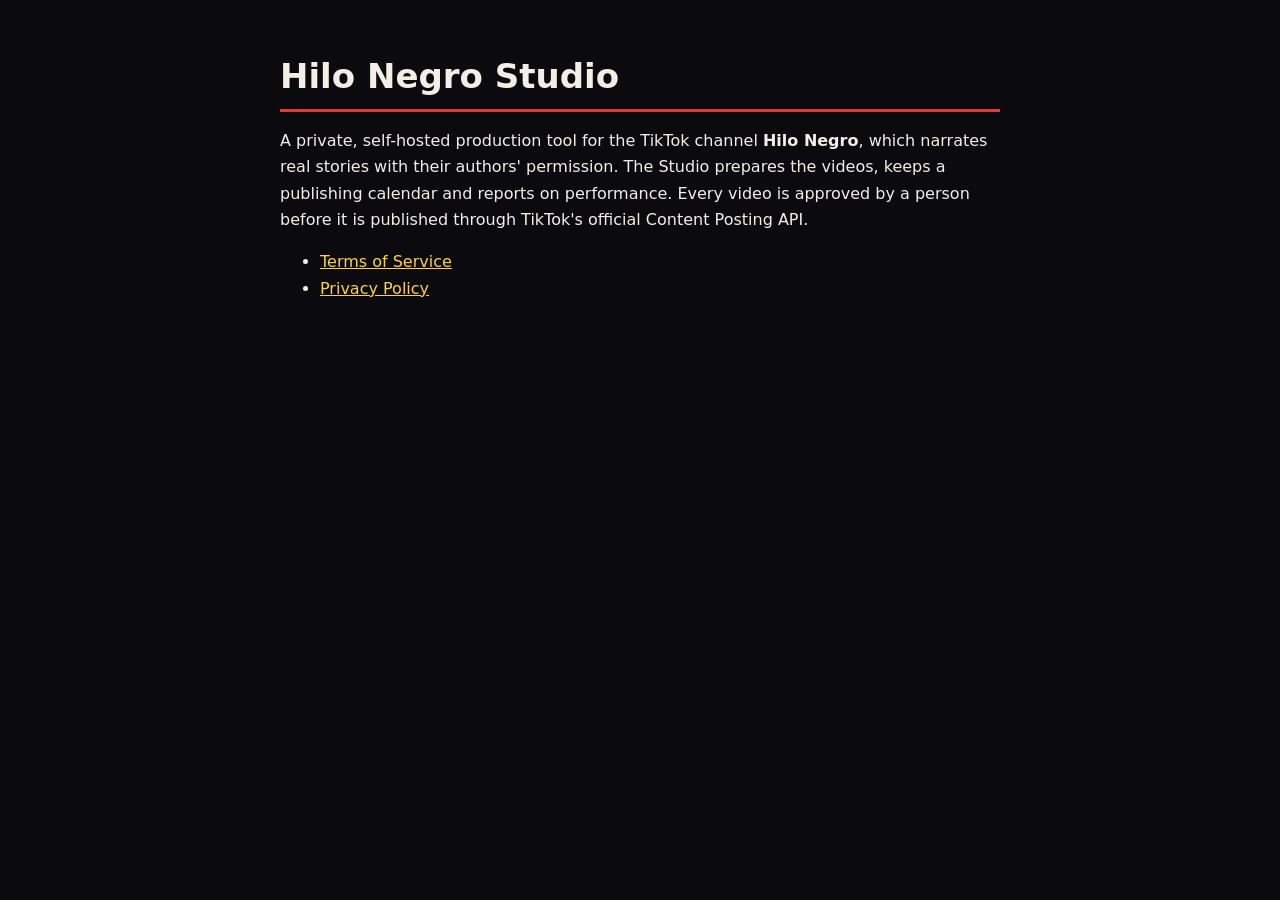
<file: index.html>
<!doctype html>
<html lang="en">
<head>
<meta charset="utf-8">
<meta name="viewport" content="width=device-width, initial-scale=1">
<title>Hilo Negro Studio</title>
<link rel="stylesheet" href="style.css">
</head>
<body>
<main>
<h1>Hilo Negro Studio</h1>
<p>A private, self-hosted production tool for the TikTok channel <strong>Hilo Negro</strong>, which narrates
real stories with their authors' permission. The Studio prepares the videos, keeps a publishing calendar and
reports on performance. Every video is approved by a person before it is published through TikTok's official
Content Posting API.</p>
<ul>
<li><a href="terms.html">Terms of Service</a></li>
<li><a href="privacy.html">Privacy Policy</a></li>
</ul>
</main>
</body>
</html>
</file>
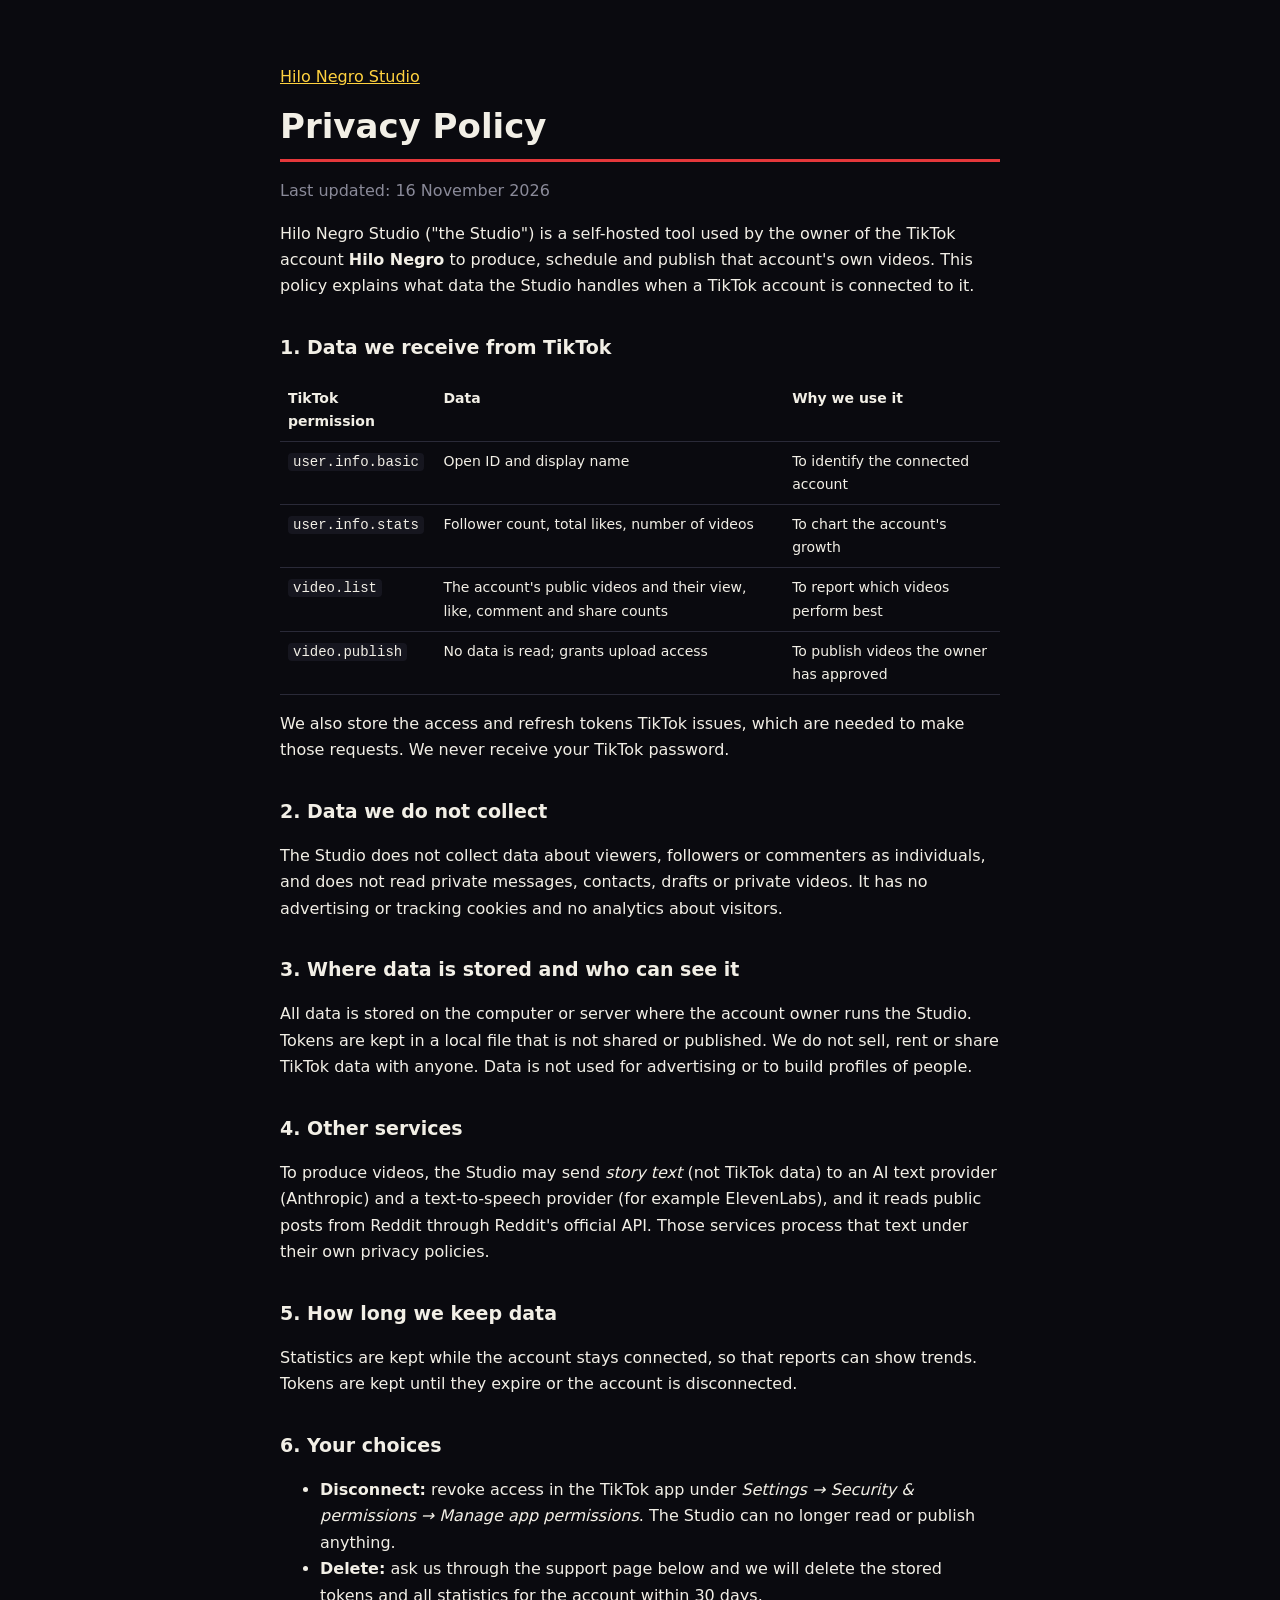
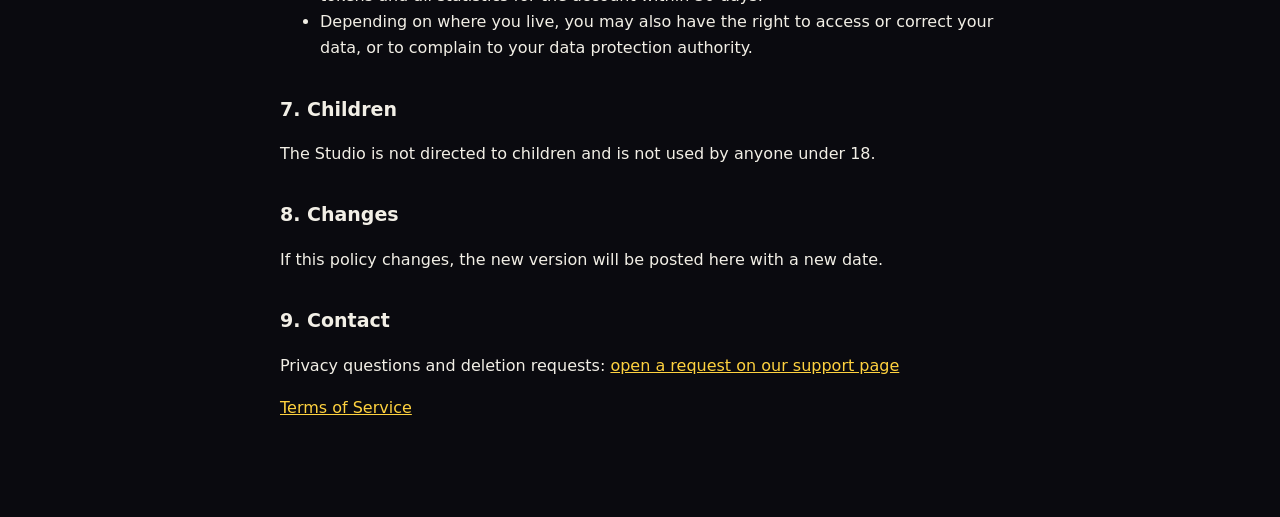
<file: privacy.html>
<!doctype html>
<html lang="en">
<head>
<meta charset="utf-8">
<meta name="viewport" content="width=device-width, initial-scale=1">
<title>Privacy Policy · Hilo Negro Studio</title>
<link rel="stylesheet" href="style.css">
</head>
<body>
<main>
<p><a href="index.html">Hilo Negro Studio</a></p>
<h1>Privacy Policy</h1>
<p class="muted">Last updated: 16 November 2026</p>

<p>Hilo Negro Studio ("the Studio") is a self-hosted tool used by the owner of the TikTok account
<strong>Hilo Negro</strong> to produce, schedule and publish that account's own videos. This policy explains
what data the Studio handles when a TikTok account is connected to it.</p>

<h2>1. Data we receive from TikTok</h2>
<table>
<tr><th>TikTok permission</th><th>Data</th><th>Why we use it</th></tr>
<tr><td><code>user.info.basic</code></td><td>Open ID and display name</td><td>To identify the connected account</td></tr>
<tr><td><code>user.info.stats</code></td><td>Follower count, total likes, number of videos</td><td>To chart the account's growth</td></tr>
<tr><td><code>video.list</code></td><td>The account's public videos and their view, like, comment and share counts</td><td>To report which videos perform best</td></tr>
<tr><td><code>video.publish</code></td><td>No data is read; grants upload access</td><td>To publish videos the owner has approved</td></tr>
</table>
<p>We also store the access and refresh tokens TikTok issues, which are needed to make those requests.
We never receive your TikTok password.</p>

<h2>2. Data we do not collect</h2>
<p>The Studio does not collect data about viewers, followers or commenters as individuals, and does not read
private messages, contacts, drafts or private videos. It has no advertising or tracking cookies and no
analytics about visitors.</p>

<h2>3. Where data is stored and who can see it</h2>
<p>All data is stored on the computer or server where the account owner runs the Studio. Tokens are kept in
a local file that is not shared or published. We do not sell, rent or share TikTok data with anyone.
Data is not used for advertising or to build profiles of people.</p>

<h2>4. Other services</h2>
<p>To produce videos, the Studio may send <em>story text</em> (not TikTok data) to an AI text provider
(Anthropic) and a text-to-speech provider (for example ElevenLabs), and it reads public posts from Reddit
through Reddit's official API. Those services process that text under their own privacy policies.</p>

<h2>5. How long we keep data</h2>
<p>Statistics are kept while the account stays connected, so that reports can show trends. Tokens are kept
until they expire or the account is disconnected.</p>

<h2>6. Your choices</h2>
<ul>
<li><strong>Disconnect:</strong> revoke access in the TikTok app under
<em>Settings → Security &amp; permissions → Manage app permissions</em>. The Studio can no longer read or
publish anything.</li>
<li><strong>Delete:</strong> ask us through the support page below and we will delete the stored tokens and all
statistics for the account within 30 days.</li>
<li>Depending on where you live, you may also have the right to access or correct your data, or to complain
to your data protection authority.</li>
</ul>

<h2>7. Children</h2>
<p>The Studio is not directed to children and is not used by anyone under 18.</p>

<h2>8. Changes</h2>
<p>If this policy changes, the new version will be posted here with a new date.</p>

<h2>9. Contact</h2>
<p>Privacy questions and deletion requests: <a href="https://github.com/youriptuip-maker/hilo-negro-legal/issues">open a request on our support page</a></p>
<p><a href="terms.html">Terms of Service</a></p>
</main>
</body>
</html>
</file>
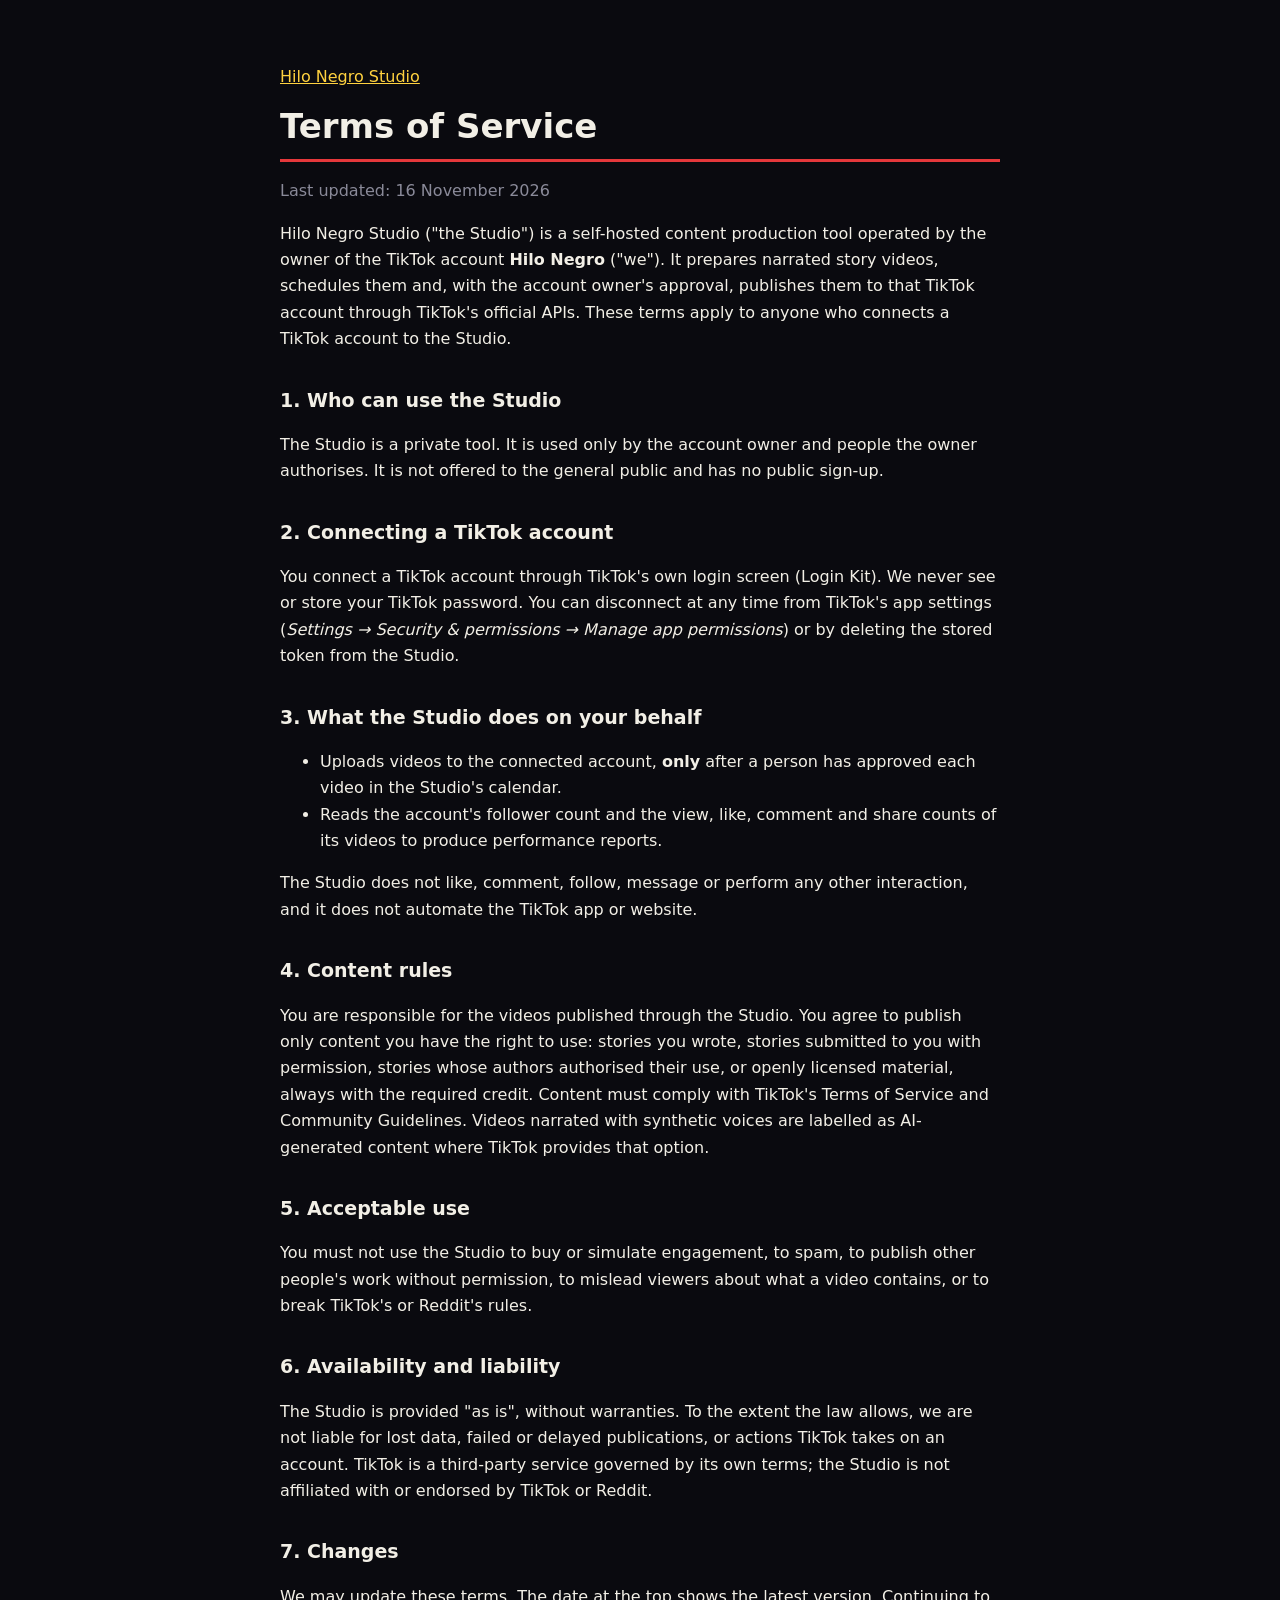
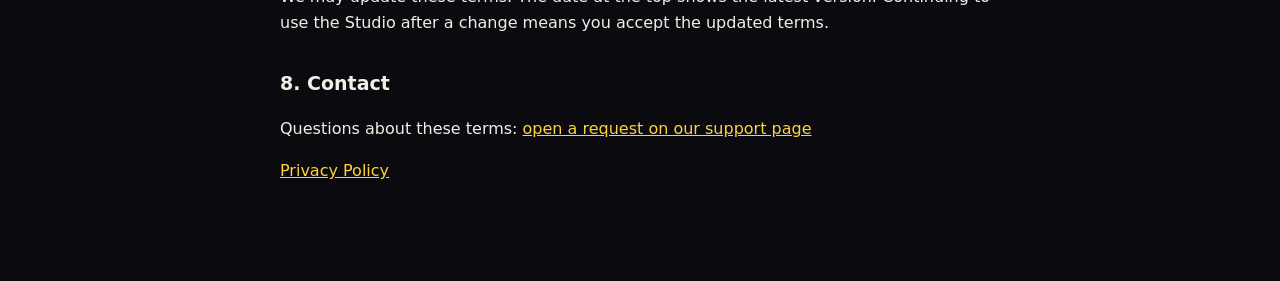
<file: terms.html>
<!doctype html>
<html lang="en">
<head>
<meta charset="utf-8">
<meta name="viewport" content="width=device-width, initial-scale=1">
<title>Terms of Service · Hilo Negro Studio</title>
<link rel="stylesheet" href="style.css">
</head>
<body>
<main>
<p><a href="index.html">Hilo Negro Studio</a></p>
<h1>Terms of Service</h1>
<p class="muted">Last updated: 16 November 2026</p>

<p>Hilo Negro Studio ("the Studio") is a self-hosted content production tool operated by the owner of the
TikTok account <strong>Hilo Negro</strong> ("we"). It prepares narrated story videos, schedules them and,
with the account owner's approval, publishes them to that TikTok account through TikTok's official APIs.
These terms apply to anyone who connects a TikTok account to the Studio.</p>

<h2>1. Who can use the Studio</h2>
<p>The Studio is a private tool. It is used only by the account owner and people the owner authorises.
It is not offered to the general public and has no public sign-up.</p>

<h2>2. Connecting a TikTok account</h2>
<p>You connect a TikTok account through TikTok's own login screen (Login Kit). We never see or store your
TikTok password. You can disconnect at any time from TikTok's app settings
(<em>Settings → Security &amp; permissions → Manage app permissions</em>) or by deleting the stored token
from the Studio.</p>

<h2>3. What the Studio does on your behalf</h2>
<ul>
<li>Uploads videos to the connected account, <strong>only</strong> after a person has approved each video
in the Studio's calendar.</li>
<li>Reads the account's follower count and the view, like, comment and share counts of its videos to
produce performance reports.</li>
</ul>
<p>The Studio does not like, comment, follow, message or perform any other interaction, and it does not
automate the TikTok app or website.</p>

<h2>4. Content rules</h2>
<p>You are responsible for the videos published through the Studio. You agree to publish only content you
have the right to use: stories you wrote, stories submitted to you with permission, stories whose authors
authorised their use, or openly licensed material, always with the required credit. Content must comply
with TikTok's Terms of Service and Community Guidelines. Videos narrated with synthetic voices are labelled
as AI-generated content where TikTok provides that option.</p>

<h2>5. Acceptable use</h2>
<p>You must not use the Studio to buy or simulate engagement, to spam, to publish other people's work
without permission, to mislead viewers about what a video contains, or to break TikTok's or Reddit's rules.</p>

<h2>6. Availability and liability</h2>
<p>The Studio is provided "as is", without warranties. To the extent the law allows, we are not liable for
lost data, failed or delayed publications, or actions TikTok takes on an account. TikTok is a third-party
service governed by its own terms; the Studio is not affiliated with or endorsed by TikTok or Reddit.</p>

<h2>7. Changes</h2>
<p>We may update these terms. The date at the top shows the latest version. Continuing to use the Studio
after a change means you accept the updated terms.</p>

<h2>8. Contact</h2>
<p>Questions about these terms: <a href="https://github.com/youriptuip-maker/hilo-negro-legal/issues">open a request on our support page</a></p>
<p><a href="privacy.html">Privacy Policy</a></p>
</main>
</body>
</html>
</file>
<file: style.css>
body { margin: 0; background: #0a0a0f; color: #f2efe6; font: 16px/1.65 Inter, "Segoe UI", system-ui, sans-serif; }
main { max-width: 720px; margin: 0 auto; padding: 48px 20px 80px; }
h1 { font-size: 34px; line-height: 1.2; margin: 8px 0; border-bottom: 3px solid #e5383b; padding-bottom: 12px; }
h2 { font-size: 19px; margin-top: 32px; }
a { color: #ffd23f; }
.muted { color: #8a8a99; }
table { border-collapse: collapse; width: 100%; font-size: 14px; }
th, td { text-align: left; padding: 8px; border-bottom: 1px solid #2a2a38; vertical-align: top; }
code { background: #16161f; padding: 1px 5px; border-radius: 4px; }
</file>
